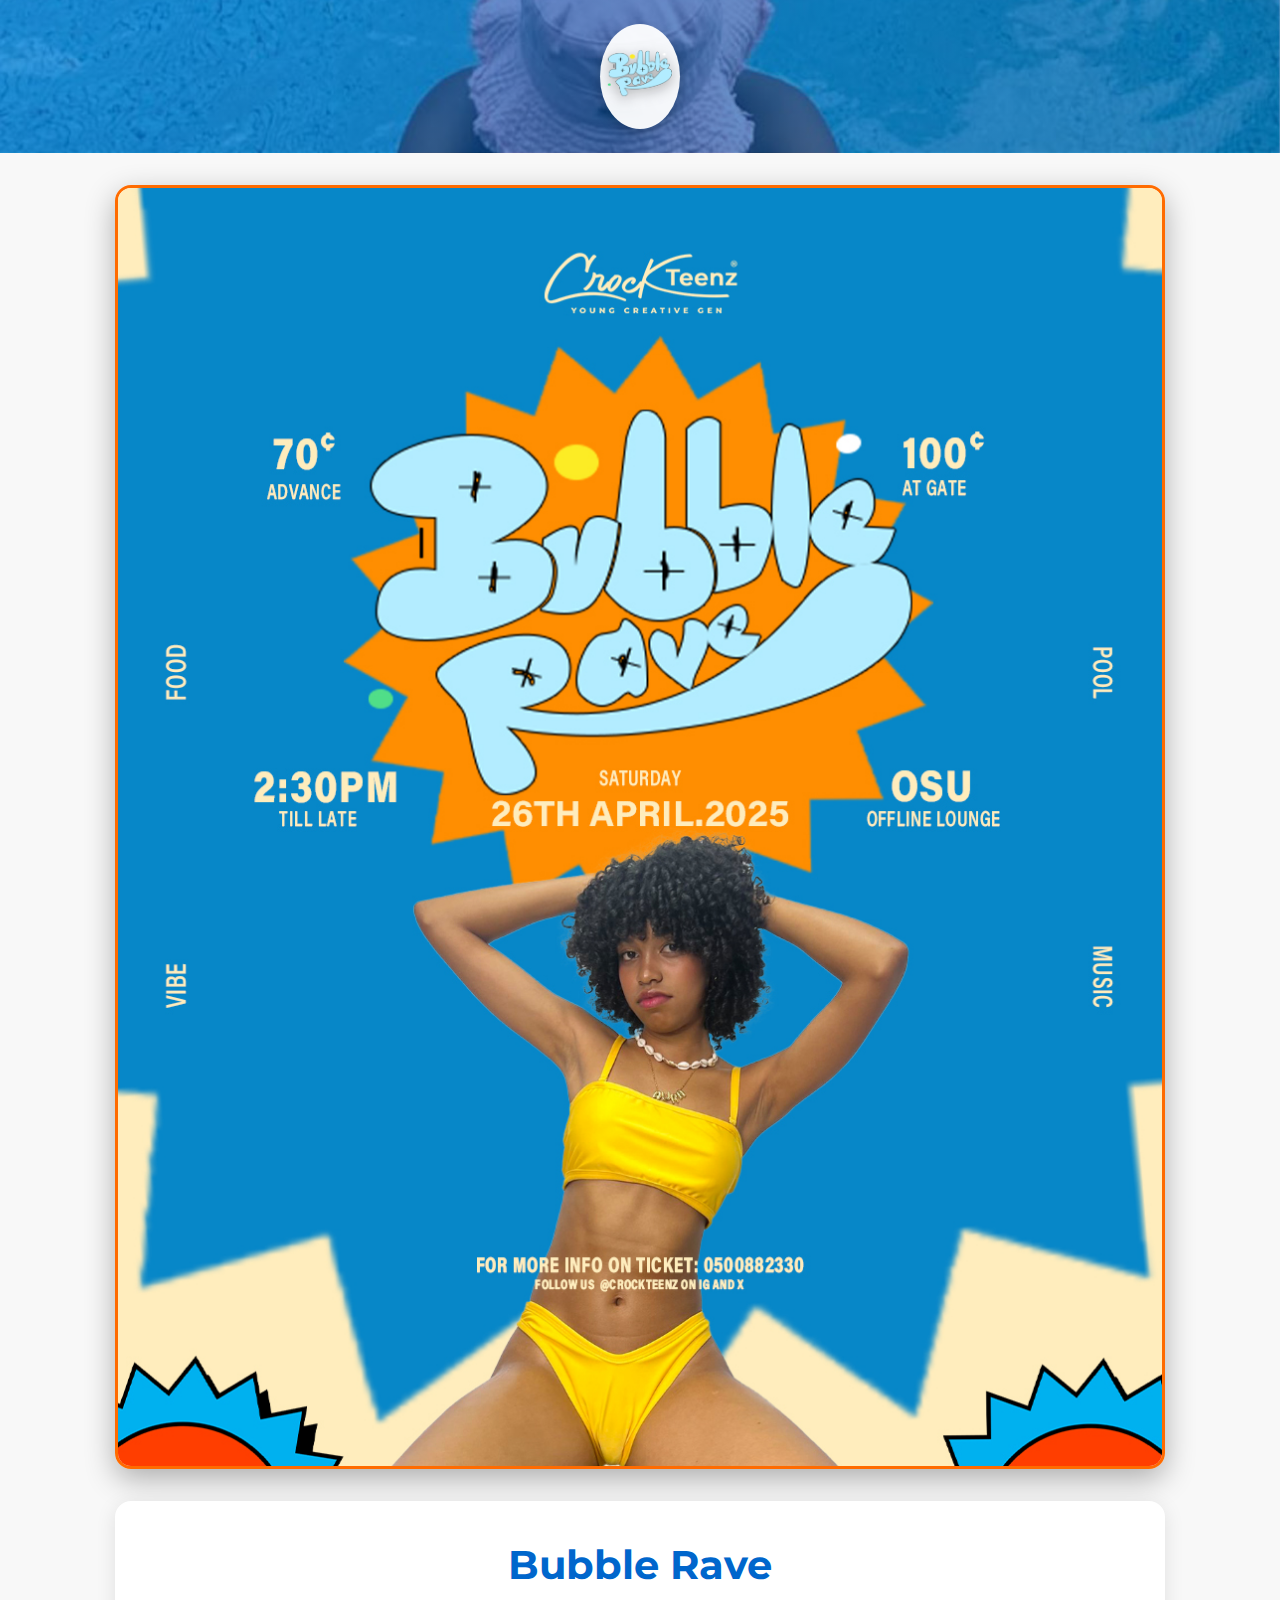
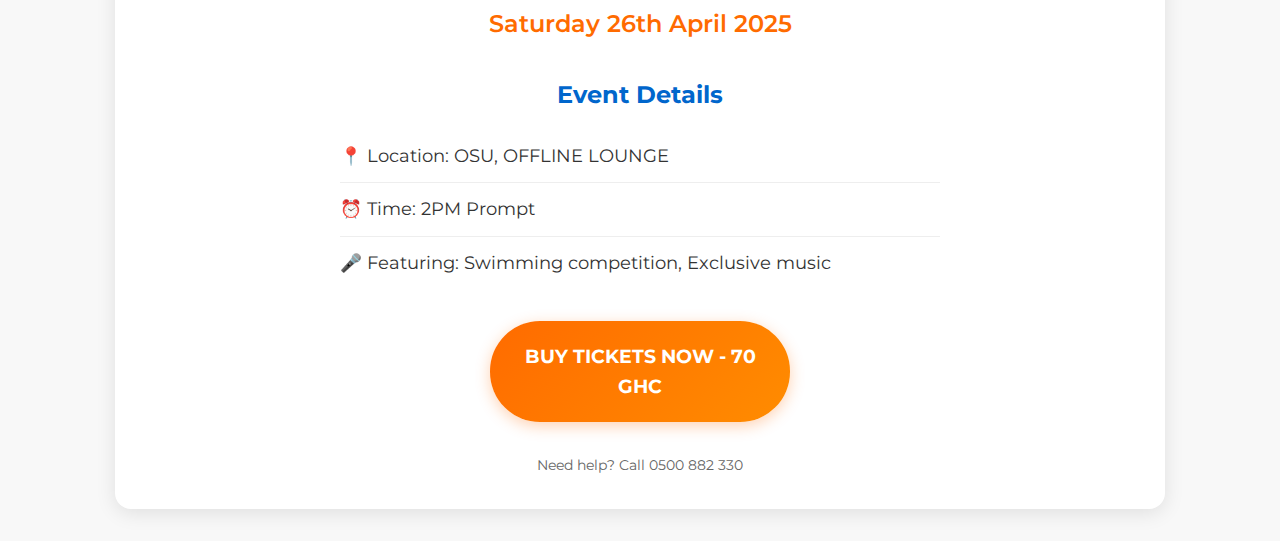
<file: index.html>
<!DOCTYPE html>
<html lang="en">
<head>
    <meta charset="UTF-8">
    <meta name="viewport" content="width=device-width, initial-scale=1.0">
    <title>Bubble Rave 2025 | Tickets</title>
    <link rel="stylesheet" href="css/styles.css">
    <link href="https://fonts.googleapis.com/css2?family=Montserrat:wght@400;700&display=swap" rel="stylesheet">
</head>
<body>
    <header class="hero-header">
        <div class="logo-container">
            <img src="images\buble rave.PNG" alt="Bubble Rave Logo" class="event-logo">
        </div>
    </header>

    <main class="event-container">
        <!-- Flyer Image Only -->
        <div class="flyer-container">
            <img src="images/bubblerave-flyer.JPG" alt="Bubble Rave 2025 Event Flyer" class="event-flyer">
        </div>
        
        <!-- Separate Content Section -->
        <div class="event-content">
            <h1 class="event-title">Bubble Rave</h1>
            <p class="event-date">Saturday 26th April 2025 </p>
            
            <div class="event-details">
                <h3>Event Details</h3>
                <ul>
                    <li>📍 Location: OSU, OFFLINE LOUNGE</li>
                    <li>⏰ Time: 2PM Prompt</li>
                    <li>🎤 Featuring: Swimming competition, Exclusive music</li>
                </ul>
            </div>
            
            <a href="tickets.html" class="cta-button">BUY TICKETS NOW - 70 GHC</a>
            
            <p class="help-text">Need help? Call 0500 882 330</p>
        </div>
    </main>
</body>
</html>
</file>
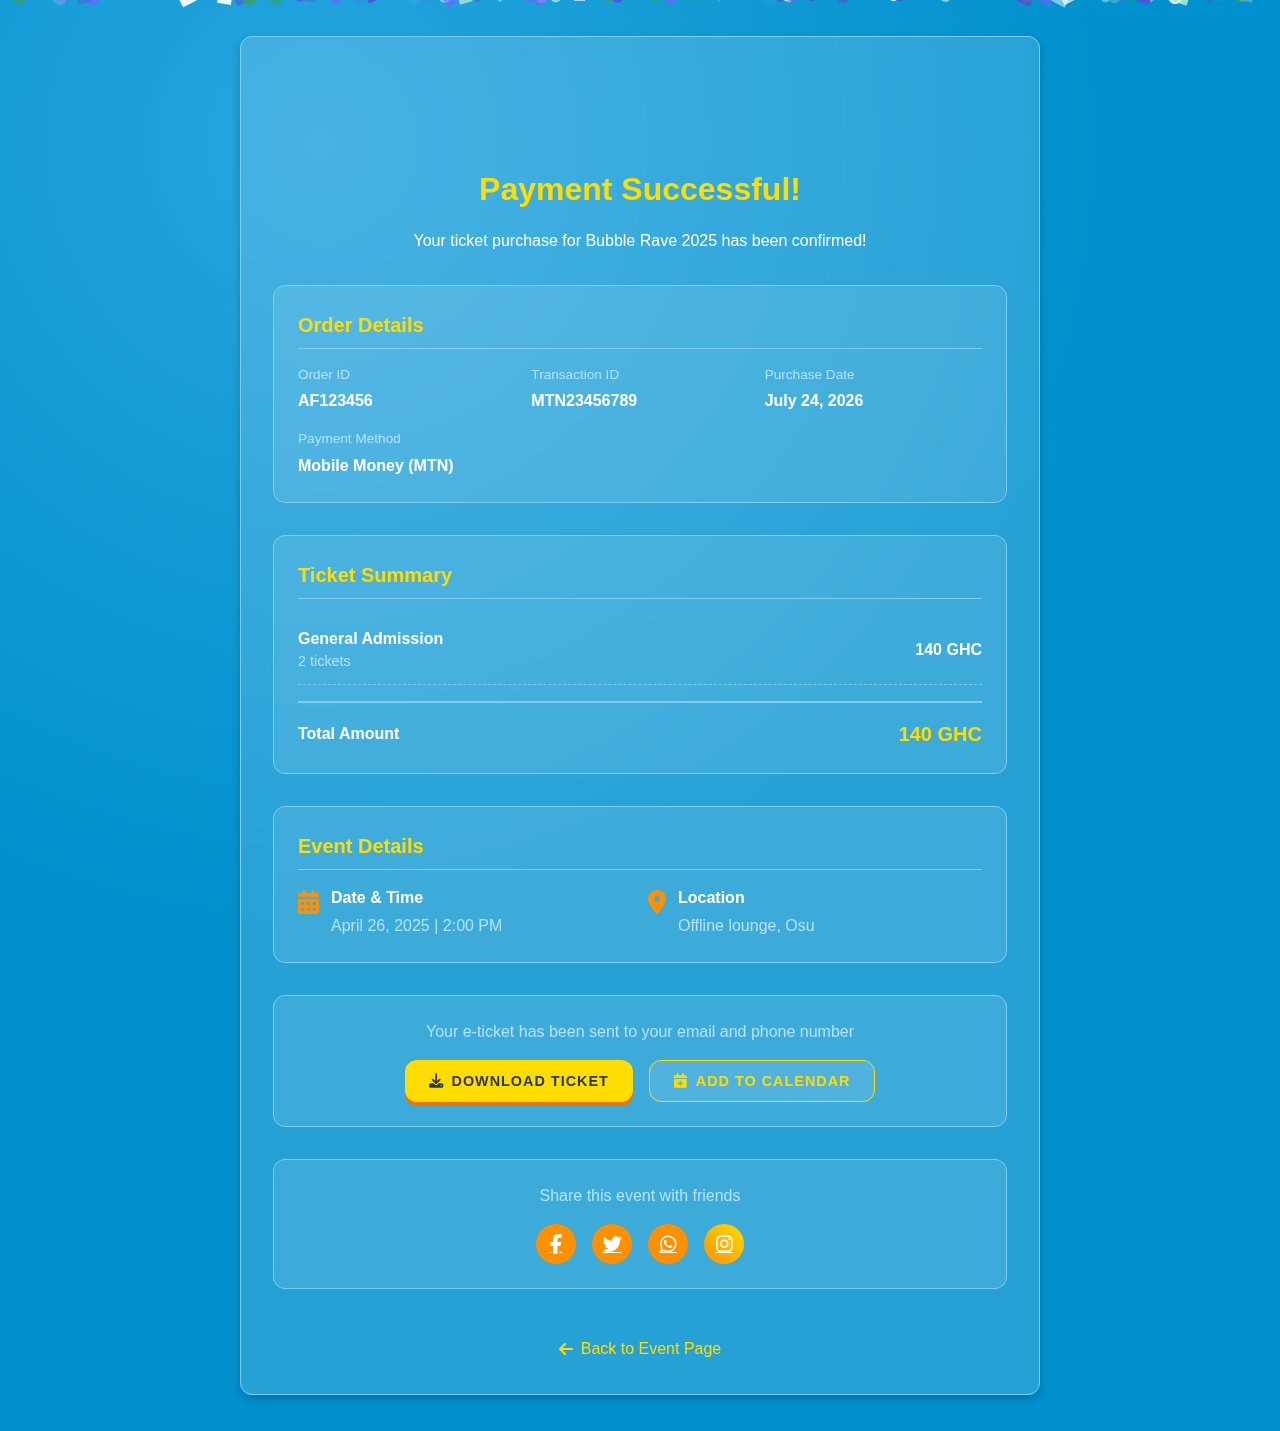
<file: confirmation.html>
<!DOCTYPE html>
<html lang="en">
<head>
    <meta charset="UTF-8">
    <meta name="viewport" content="width=device-width, initial-scale=1.0">
    <title>Purchase Confirmed | Bubble Rave 2025</title>
    <link rel="stylesheet" href="css/confirmation.css">
    <link rel="stylesheet" href="https://cdnjs.cloudflare.com/ajax/libs/font-awesome/6.4.0/css/all.min.css">
</head>
<body>
    <div class="confetti-container" id="confetti-container"></div>
    
    <div class="confirmation-container">
        <div class="success-animation">
            <svg class="checkmark" xmlns="http://www.w3.org/2000/svg" viewBox="0 0 52 52">
                <circle class="checkmark-circle" cx="26" cy="26" r="25" fill="none"/>
                <path class="checkmark-check" fill="none" d="M14.1 27.2l7.1 7.2 16.7-16.8"/>
            </svg>
        </div>
        
        <h1>Payment Successful!</h1>
        <p class="success-message">Your ticket purchase for Bubble Rave 2025 has been confirmed!</p>
        
        <div class="order-details">
            <h2>Order Details</h2>
            <div class="details-grid">
                <div class="detail-item">
                    <span class="detail-label">Order ID</span>
                    <span class="detail-value" id="order-id">AF123456</span>
                </div>
                <div class="detail-item">
                    <span class="detail-label">Transaction ID</span>
                    <span class="detail-value" id="trans-id">MTN23456789</span>
                </div>
                <div class="detail-item">
                    <span class="detail-label">Purchase Date</span>
                    <span class="detail-value" id="purchase-date">April 17, 2025</span>
                </div>
                <div class="detail-item">
                    <span class="detail-label">Payment Method</span>
                    <span class="detail-value" id="payment-method">Mobile Money (MTN)</span>
                </div>
            </div>
        </div>
        
        <div class="ticket-summary">
            <h2>Ticket Summary</h2>
            <div class="ticket-items" id="ticket-items">
                <!-- Will be populated by JavaScript -->
                <div class="ticket-item">
                    <div class="ticket-info">
                        <span class="ticket-name">General Admission</span>
                        <span class="ticket-qty">2 tickets</span>
                    </div>
                    <span class="ticket-price">140 GHC</span>
                </div>
            </div>
            <div class="total-row">
                <span>Total Amount</span>
                <span id="total-amount" class="total-amount">140 GHC</span>
            </div>
        </div>
        
        <div class="event-info">
            <h2>Event Details</h2>
            <div class="event-details">
                <div class="event-detail">
                    <i class="fas fa-calendar-alt"></i>
                    <div>
                        <strong>Date & Time</strong>
                        <p>April 26, 2025 | 2:00 PM</p>
                    </div>
                </div>
                <div class="event-detail">
                    <i class="fas fa-map-marker-alt"></i>
                    <div>
                        <strong>Location</strong>
                        <p>Offline lounge, Osu</p>
                    </div>
                </div>
            </div>
        </div>
        
        <div class="download-section">
            <p>Your e-ticket has been sent to your email and phone number</p>
            <div class="action-buttons">
                <button id="download-ticket" class="primary-btn">
                    <i class="fas fa-download"></i> Download Ticket
                </button>
                <button id="add-to-calendar" class="secondary-btn">
                    <i class="fas fa-calendar-plus"></i> Add to Calendar
                </button>
            </div>
        </div>
        
        <div class="share-section">
            <p>Share this event with friends</p>
            <div class="social-icons">
                <a href="#" class="social-icon facebook"><i class="fab fa-facebook-f"></i></a>
                <a href="#" class="social-icon twitter"><i class="fab fa-twitter"></i></a>
                <a href="#" class="social-icon whatsapp"><i class="fab fa-whatsapp"></i></a>
                <a href="#" class="social-icon instagram"><i class="fab fa-instagram"></i></a>
            </div>
        </div>
        
        <a href="index.html" class="home-link">
            <i class="fas fa-arrow-left"></i> Back to Event Page
        </a>
    </div>

    <script src="scripts/confirmation.js"></script>
</body>
</html>
</file>
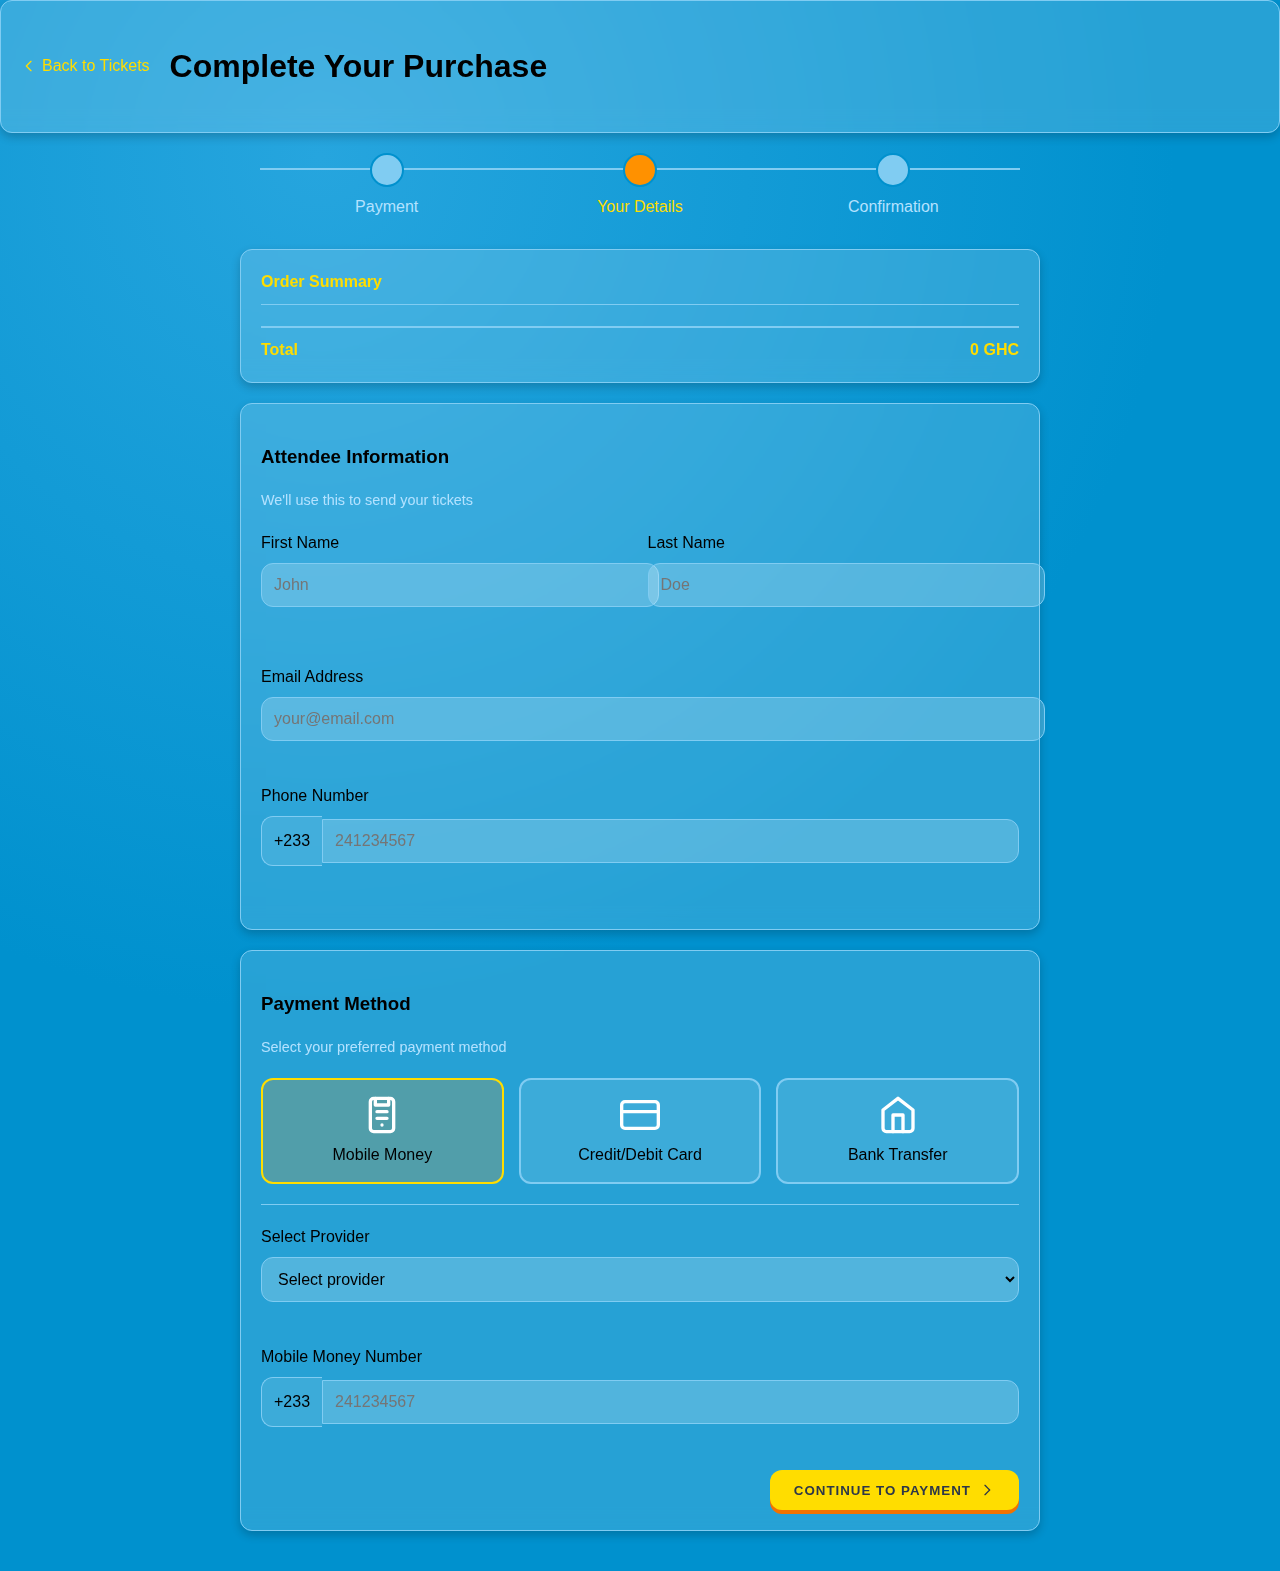
<file: details.html>
<!DOCTYPE html>
<html lang="en">
<head>
    <meta charset="UTF-8">
    <meta name="viewport" content="width=device-width, initial-scale=1.0">
    <title>Complete Purchase | Bubble Rave 2025</title>
    <link rel="stylesheet" href="css/details.css">
</head>
<body>
    <header class="ticket-header">
        <a href="tickets.html" class="back-button">
            <svg width="16" height="16" viewBox="0 0 24 24" fill="none" stroke="currentColor">
                <path stroke-linecap="round" stroke-linejoin="round" stroke-width="2" d="M15 19l-7-7 7-7"/>
            </svg>
            Back to Tickets
        </a>
        <h1>Complete Your Purchase</h1>
    </header>
    
    <main class="container">
        <!-- Progress Steps Indicator -->
        <div class="progress-container">
            <div class="payment-steps">
                
                <div class="step" data-step="2">Payment</div>
                <div class="step active" data-step="1">Your Details</div>
                <div class="step" data-step="3">Confirmation</div>
            </div>
        </div>

        <!-- Order Summary -->
        <div class="order-summary-card" id="order-summary">
            <h4>Order Summary</h4>
            <div id="order-items">
                <!-- Tickets will be dynamically inserted here -->
            </div>
            <div class="total-amount">
                <span>Total</span>
                <span id="order-total">0 GHC</span>
            </div>
        </div>
    
        <!-- Step 1: Personal Details -->
        <div class="payment-step active" id="step-1">
            <div class="ticket-card">
                <h3>Attendee Information</h3>
                <p class="required-note">We'll use this to send your tickets</p>
                
                <div class="name-fields">
                    <div class="form-group">
                        <label for="first-name">First Name</label>
                        <input type="text" id="first-name" required placeholder="John">
                        <div class="error-message" id="first-name-error"></div>
                    </div>
                    
                    <div class="form-group">
                        <label for="last-name">Last Name</label>
                        <input type="text" id="last-name" required placeholder="Doe">
                        <div class="error-message" id="last-name-error"></div>
                    </div>
                </div>
                
                <div class="form-group">
                    <label for="email">Email Address</label>
                    <input type="email" id="email" required placeholder="your@email.com">
                    <div class="error-message" id="email-error"></div>
                </div>
                
                <div class="form-group">
                    <label for="contact-phone">Phone Number</label>
                    <div class="input-with-prefix">
                        <span class="prefix">+233</span>
                        <input type="tel" id="contact-phone" placeholder="241234567" pattern="[0-9]{9}" required>
                    </div>
                    <div class="error-message" id="phone-error"></div>
                </div>
            </div>
            
            <!-- Payment Method Section -->
            <div class="ticket-card">
                <h3>Payment Method</h3>
                <p class="required-note">Select your preferred payment method</p>
                
                <div class="payment-methods">
                    <div class="payment-method">
                        <input type="radio" id="mobile-money" name="payment-method" value="mobile-money" checked>
                        <label for="mobile-money" class="payment-label">
                            <span class="payment-icon mobile-money-icon"></span>
                            <span>Mobile Money</span>
                        </label>
                    </div>
                    
                    <div class="payment-method">
                        <input type="radio" id="card-payment" name="payment-method" value="card">
                        <label for="card-payment" class="payment-label">
                            <span class="payment-icon card-icon"></span>
                            <span>Credit/Debit Card</span>
                        </label>
                    </div>
                    
                    <div class="payment-method">
                        <input type="radio" id="bank-transfer" name="payment-method" value="bank">
                        <label for="bank-transfer" class="payment-label">
                            <span class="payment-icon bank-icon"></span>
                            <span>Bank Transfer</span>
                        </label>
                    </div>
                </div>
                
                <!-- Mobile Money Details (default shown) -->
                <div class="payment-details" id="mobile-money-details">
                    <div class="form-group">
                        <label for="momo-provider">Select Provider</label>
                        <select id="momo-provider" required>
                            <option value="">Select provider</option>
                            <option value="mtn">MTN Mobile Money</option>
                            <option value="vodafone">Vodafone Cash</option>
                            <option value="airteltigo">AirtelTigo Money</option>
                        </select>
                        <div class="error-message" id="momo-provider-error"></div>
                    </div>
                    
                    <div class="form-group">
                        <label for="momo-number">Mobile Money Number</label>
                        <div class="input-with-prefix">
                            <span class="prefix">+233</span>
                            <input type="tel" id="momo-number" placeholder="241234567" pattern="[0-9]{9}" required>
                        </div>
                        <div class="error-message" id="momo-number-error"></div>
                    </div>
                </div>
                
                <!-- Credit Card Details (hidden by default) -->
                <div class="payment-details" id="card-payment-details" style="display: none;">
                    <div class="form-group">
                        <label for="card-number">Card Number</label>
                        <input type="text" id="card-number" placeholder="1234 5678 9012 3456" maxlength="19">
                        <div class="error-message" id="card-number-error"></div>
                    </div>
                    
                    <div class="card-extra-details">
                        <div class="form-group">
                            <label for="card-expiry">Expiry Date</label>
                            <input type="text" id="card-expiry" placeholder="MM/YY" maxlength="5">
                            <div class="error-message" id="card-expiry-error"></div>
                        </div>
                        
                        <div class="form-group">
                            <label for="card-cvv">CVV</label>
                            <input type="text" id="card-cvv" placeholder="123" maxlength="3">
                            <div class="error-message" id="card-cvv-error"></div>
                        </div>
                    </div>
                </div>
                
                <!-- Bank Transfer Details (hidden by default) -->
                <div class="payment-details" id="bank-transfer-details" style="display: none;">
                    <div class="form-group">
                        <label for="bank-name">Bank Name</label>
                        <select id="bank-name" required>
                            <option value="">Select bank</option>
                            <option value="ecobank">Ecobank</option>
                            <option value="gcb">GCB Bank</option>
                            <option value="absa">Absa Bank</option>
                            <option value="stanbic">Stanbic Bank</option>
                            <option value="fidelity">Fidelity Bank</option>
                        </select>
                        <div class="error-message" id="bank-name-error"></div>
                    </div>
                    
                    <div class="form-group">
                        <label for="account-number">Account Number</label>
                        <input type="text" id="account-number" placeholder="Account Number">
                        <div class="error-message" id="account-number-error"></div>
                    </div>
                </div>
                
                <div class="action-buttons">
                    <button type="button" class="btn primary-btn" id="to-step-2-from-details">
                        Continue to Payment
                        <svg width="16" height="16" viewBox="0 0 24 24" fill="none" stroke="currentColor">
                            <path stroke-linecap="round" stroke-linejoin="round" stroke-width="2" d="M9 5l7 7-7 7"/>
                        </svg>
                    </button>
                </div>
            </div>
        </div>
    </main>

    <script src="scripts/details.js" type="module"></script>
</body>
</html>
</file>
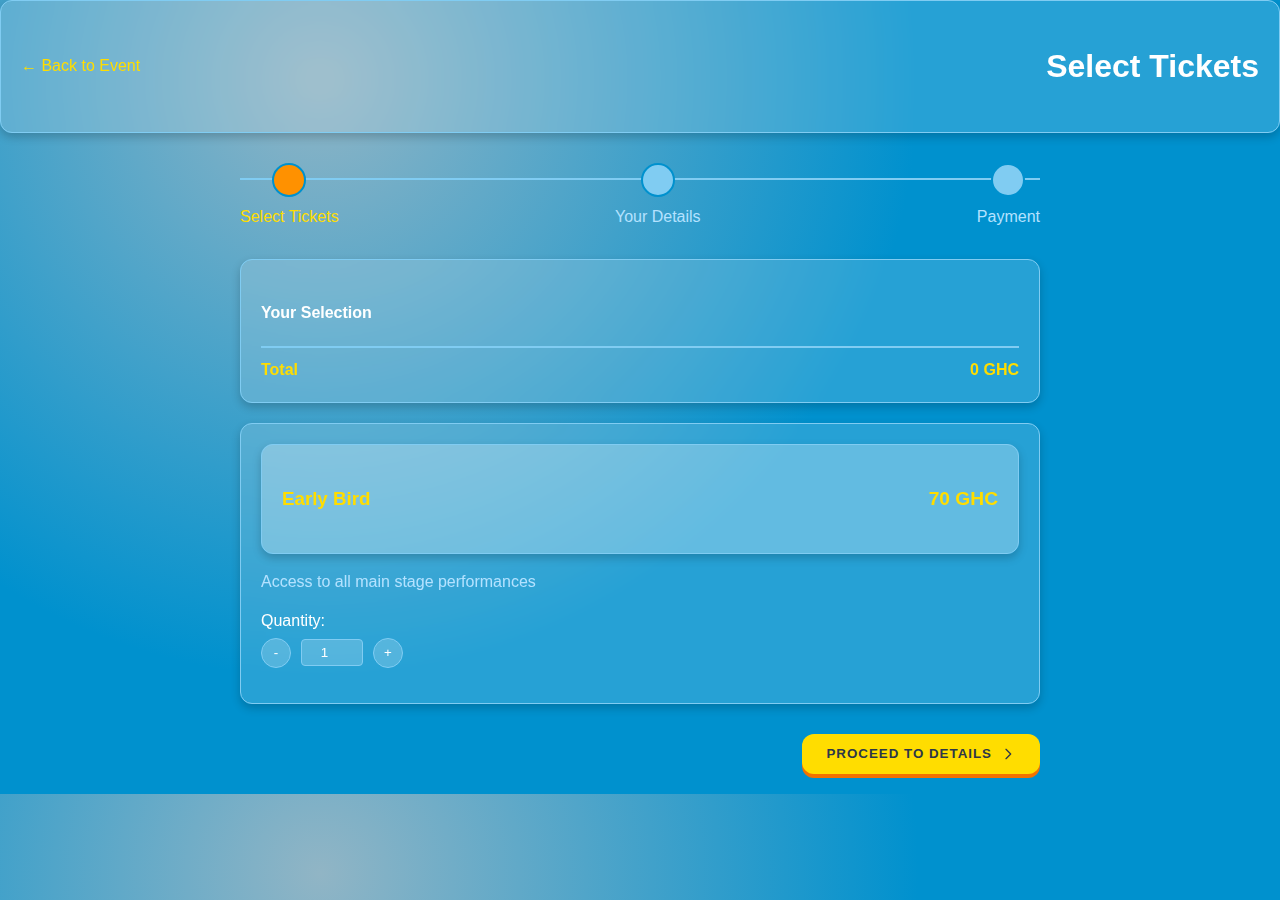
<file: tickets.html>
<!DOCTYPE html>
<html lang="en">
<head>
    <meta charset="UTF-8">
    <meta name="viewport" content="width=device-width, initial-scale=1.0">
    <title>Select Tickets | AfroFest 2024</title>
    <link rel="stylesheet" href="css/tickets.css">
</head>
<body>
    <header class="ticket-header">
        <a href="index.html" class="back-button">← Back to Event</a>
        <h1>Select Tickets</h1>
    </header>
    
    <main class="container">
        <div class="progress-container">
            <div class="payment-steps">
                <div class="step active" data-step="1">Select Tickets</div>
                <div class="step" data-step="2">Your Details</div>
                <div class="step" data-step="3">Payment</div>
            </div>
        </div>

        <div class="order-summary-card" id="order-summary">
            <h4>Your Selection</h4>
            <div id="ticket-selection-display" class="ticket-items"></div>
            <div class="total-amount">
                <span>Total</span>
                <span id="order-total">0 GHC</span>
            </div>
        </div>
    
        <div class="payment-step active" id="step-1">
            <div class="ticket-options">
                <div class="ticket-card" data-type="early-bird">
                    <div class="ticket-header">
                        <h3>Early Bird</h3>
                        <p class="price">70 GHC</p>
                    </div>
                    <p class="ticket-description">Access to all main stage performances</p>
                    
                    <div class="form-group">
                        <label for="early-bird-qty">Quantity:</label>
                        <div class="quantity-selector">
                            <button class="qty-minus">-</button>
                            <input type="number" id="early-bird-qty" min="1" max="10" value="1">
                            <button class="qty-plus">+</button>
                        </div>
                    </div>
                </div>
                

            </div>

            <div class="action-buttons">
                <button type="button" class="btn primary-btn" id="to-details">
                    Proceed to Details
                    <svg width="16" height="16" viewBox="0 0 24 24" fill="none" stroke="currentColor">
                        <path stroke-linecap="round" stroke-linejoin="round" stroke-width="2" d="M9 5l7 7-7 7"/>
                    </svg>
                </button>
            </div>
        </div>
    </main>

    <script src="scripts\ticket.js" type="module"></script>
</body>
</html>
</file>
<file: css/confirmation.css>
/* Base Styles */
:root {
    --primary: #FF9100; /* Vibrant orange from bubble burst */
    --primary-dark: #F27200; /* Darker orange */
    --primary-light: #FFB84D; /* Lighter orange */
    --text: #FFFFFF; /* White text for better contrast on blue */
    --text-light: #B4E2FF; /* Light blue text */
    --border: #80CCF2; /* Light blue borders */
    --bg-light: #26A5DE; /* Lighter blue */
    --white: #FFFFFF;
    --success: #38A169;
    --success-light: #C6F6D5;
    --shadow: 0 4px 10px rgba(0, 0, 0, 0.2);
    --radius: 12px; /* More rounded corners */
    --accent: #FFDD00; /* Yellow accent from outfit */
    --animation-duration: 0.4s;
}

@import url('https://fonts.googleapis.com/css2?family=Inter:wght@400;500;600;700&display=swap');

* {
    margin: 0;
    padding: 0;
    box-sizing: border-box;
}

body {
    font-family: 'Inter', sans-serif;
    color: var(--text);
    background-color: #0091CE;
    background-image: radial-gradient(circle at 25% 10%, var(--bg-light) 0%, #0091CE 50%);
    line-height: 1.5;
    padding: 20px;
    min-height: 100vh;
    display: flex;
    align-items: center;
    justify-content: center;
}

h1, h2, h3 {
    color: var(--accent);
    margin-bottom: 0.5em;
}

h1 {
    font-size: 2rem;
    margin-top: 0.5em;
}

h2 {
    font-size: 1.25rem;
    border-bottom: 1px solid var(--border);
    padding-bottom: 0.5rem;
    margin-bottom: 1rem;
}

/* Confetti Animation */
.confetti-container {
    position: fixed;
    top: 0;
    left: 0;
    width: 100%;
    height: 100%;
    pointer-events: none;
    z-index: 1000;
}

/* Confirmation Container */
.confirmation-container {
    background: rgba(255, 255, 255, 0.15);
    backdrop-filter: blur(10px);
    border-radius: var(--radius);
    max-width: 800px;
    width: 100%;
    padding: 2rem;
    box-shadow: var(--shadow);
    text-align: center;
    position: relative;
    z-index: 1;
    margin: 1rem auto;
    border: 1px solid var(--border);
}

/* Success Animation */
.success-animation {
    margin: 0 auto;
    width: 80px;
    height: 80px;
    position: relative;
}

.checkmark {
    width: 100%;
    height: 100%;
    border-radius: 50%;
    display: block;
    stroke-width: 2;
    stroke: var(--accent);
    stroke-miterlimit: 10;
    box-shadow: inset 0px 0px 0px var(--primary);
    animation: fill .4s ease-in-out .4s forwards, scale .3s ease-in-out .9s both;
}

.checkmark-circle {
    stroke-dasharray: 166;
    stroke-dashoffset: 166;
    stroke-width: 2;
    stroke-miterlimit: 10;
    stroke: var(--accent);
    fill: none;
    animation: stroke 0.6s cubic-bezier(0.65, 0, 0.45, 1) forwards;
}

.checkmark-check {
    transform-origin: 50% 50%;
    stroke-dasharray: 48;
    stroke-dashoffset: 48;
    animation: stroke 0.3s cubic-bezier(0.65, 0, 0.45, 1) 0.8s forwards;
}

@keyframes stroke {
    100% {
        stroke-dashoffset: 0;
    }
}

@keyframes scale {
    0%, 100% {
        transform: none;
    }
    50% {
        transform: scale3d(1.1, 1.1, 1);
    }
}

@keyframes fill {
    100% {
        box-shadow: inset 0px 0px 0px 30px rgba(255, 145, 0, 0.2);
    }
}

.success-message {
    color: var(--text);
    margin-bottom: 2rem;
}

/* Order Details */
.order-details, .ticket-summary, .event-info, .download-section, .share-section {
    margin-bottom: 2rem;
    background: rgba(255, 255, 255, 0.1);
    border-radius: var(--radius);
    padding: 1.5rem;
    text-align: left;
    border: 1px solid var(--border);
}

.details-grid {
    display: grid;
    grid-template-columns: repeat(auto-fit, minmax(200px, 1fr));
    gap: 1rem;
}

.detail-item {
    display: flex;
    flex-direction: column;
}

.detail-label {
    font-size: 0.85rem;
    color: var(--text-light);
    margin-bottom: 0.25rem;
}

.detail-value {
    font-weight: 600;
}

/* Ticket Summary */
.ticket-items {
    margin-bottom: 1rem;
}

.ticket-item {
    display: flex;
    justify-content: space-between;
    align-items: center;
    padding: 0.75rem 0;
    border-bottom: 1px dashed var(--border);
}

.ticket-info {
    display: flex;
    flex-direction: column;
}

.ticket-name {
    font-weight: 600;
}

.ticket-qty {
    font-size: 0.9rem;
    color: var(--text-light);
}

.ticket-price {
    font-weight: 600;
}

.total-row {
    display: flex;
    justify-content: space-between;
    align-items: center;
    padding-top: 1rem;
    margin-top: 1rem;
    border-top: 2px solid var(--border);
    font-weight: 700;
}

.total-amount {
    color: var(--accent);
    font-size: 1.25rem;
}

/* Event Info */
.event-details {
    display: grid;
    grid-template-columns: repeat(auto-fit, minmax(200px, 1fr));
    gap: 1rem;
}

.event-detail {
    display: flex;
    align-items: flex-start;
    gap: 0.75rem;
}

.event-detail i {
    color: var(--primary);
    font-size: 1.5rem;
    padding-top: 0.25rem;
}

.event-detail strong {
    display: block;
    margin-bottom: 0.25rem;
}

.event-detail p {
    color: var(--text-light);
}

/* Download Section */
.download-section {
    text-align: center;
    background: rgba(255, 255, 255, 0.1);
}

.download-section p {
    margin-bottom: 1rem;
    color: var(--text-light);
}

.action-buttons {
    display: flex;
    justify-content: center;
    gap: 1rem;
    flex-wrap: wrap;
}

.primary-btn, .secondary-btn {
    padding: 0.75rem 1.5rem;
    border-radius: var(--radius);
    font-weight: 600;
    font-size: 0.9rem;
    display: inline-flex;
    align-items: center;
    gap: 0.5rem;
    cursor: pointer;
    transition: all 0.3s ease;
    text-transform: uppercase;
    letter-spacing: 1px;
}

.primary-btn {
    background: var(--accent);
    color: #2D3748; /* Dark text on yellow button */
    box-shadow: 0 4px 0 var(--primary-dark);
    border: none;
}

.primary-btn:hover {
    background: var(--primary);
    transform: translateY(-2px);
    box-shadow: 0 6px 0 var(--primary-dark);
}

.primary-btn:active {
    transform: translateY(0);
    box-shadow: 0 2px 0 var(--primary-dark);
}

.secondary-btn {
    background-color: rgba(255, 255, 255, 0.1);
    color: var(--accent);
    border: 1px solid var(--accent);
}

.secondary-btn:hover {
    background-color: rgba(255, 221, 0, 0.2);
    transform: translateY(-2px);
}

/* Share Section */
.share-section {
    text-align: center;
    background: rgba(255, 255, 255, 0.1);
}

.share-section p {
    margin-bottom: 1rem;
    color: var(--text-light);
}

.social-icons {
    display: flex;
    justify-content: center;
    gap: 1rem;
}

.social-icon {
    width: 40px;
    height: 40px;
    border-radius: 50%;
    display: flex;
    align-items: center;
    justify-content: center;
    color: var(--white);
    font-size: 1.2rem;
    transition: transform 0.3s ease;
}

.social-icon:hover {
    transform: translateY(-3px);
}

.facebook {
    background-color: var(--primary);
}

.twitter {
    background-color: var(--primary);
}

.whatsapp {
    background-color: var(--primary);
}

.instagram {
    background: linear-gradient(45deg, var(--primary), var(--accent));
}

/* Home Link */
.home-link {
    display: inline-flex;
    align-items: center;
    gap: 0.5rem;
    color: var(--accent);
    text-decoration: none;
    font-weight: 500;
    margin-top: 1rem;
    transition: all 0.3s ease;
}

.home-link:hover {
    color: var(--primary);
}

/* Responsive Styles */
@media (max-width: 768px) {
    body {
        padding: 10px;
    }
    
    .confirmation-container {
        padding: 1.5rem;
    }
    
    h1 {
        font-size: 1.75rem;
    }
    
    .details-grid, .event-details {
        grid-template-columns: 1fr;
    }
    
    .action-buttons {
        flex-direction: column;
    }
    
    .primary-btn, .secondary-btn {
        width: 100%;
        justify-content: center;
    }
}
</file>
<file: css/details.css>
/* Base Styles */
:root {
    --primary: #FF9100; /* Vibrant orange from bubble burst */
    --primary-dark: #F27200; /* Darker orange */
    --text: #000000; /* White text for better contrast on blue */
    --text-light: #B4E2FF; /* Light blue text */
    --border: #80CCF2; /* Light blue borders */
    --bg-light: #26A5DE; /* Lighter blue */
    --white: #FFFFFF;
    --error: #FF6B6B; /* Bright red */
    --success: #38A169;
    --shadow: 0 4px 10px rgba(0, 0, 0, 0.2);
    --radius: 12px; /* More rounded corners */
    --accent: #FFDD00; /* Yellow accent from outfit */
}

body {
    font-family: 'Inter', sans-serif;
    color: var(--text);
    line-height: 1.5;
    margin: 0;
    padding: 0;
    background-color: #0091CE; /* Bright blue background */
    background-image: radial-gradient(circle at 25% 10%, var(--bg-light) 0%, #0091CE 50%);
}

/* Layout */
.container {
    max-width: 800px;
    margin: 0 auto;
    padding: 20px;
}

.ticket-header {
    display: flex;
    align-items: center;
    padding: 20px;
    background: rgba(255, 255, 255, 0.15);
    backdrop-filter: blur(10px);
    box-shadow: var(--shadow);
    border-radius: var(--radius);
    border: 1px solid var(--border);
}

.back-button {
    color: var(--accent);
    text-decoration: none;
    font-weight: 500;
    margin-right: 20px;
    display: flex;
    align-items: center;
    gap: 5px;
}

/* Progress Steps */
.progress-container {
    margin-bottom: 30px;
}

.payment-steps {
    display: flex;
    justify-content: space-between;
    position: relative;
    padding: 0 20px;
}

.payment-steps::before {
    content: '';
    position: absolute;
    top: 15px;
    left: 20px;
    right: 20px;
    height: 2px;
    background: var(--border);
    z-index: 1;
}

.step {
    position: relative;
    z-index: 2;
    text-align: center;
    color: var(--text-light);
    font-weight: 500;
    flex: 1;
    padding: 0 10px;
}

.step::before {
    content: '';
    display: block;
    width: 30px;
    height: 30px;
    margin: 0 auto 8px;
    border-radius: 50%;
    background: var(--border);
    border: 2px solid #0091CE;
}

.step.active {
    color: var(--accent);
}

.step.active::before {
    background: var(--primary);
    color: white;
}

/* Order Summary */
.order-summary-card {
    background: rgba(255, 255, 255, 0.15);
    backdrop-filter: blur(10px);
    border-radius: var(--radius);
    padding: 20px;
    margin-bottom: 20px;
    box-shadow: var(--shadow);
    border: 1px solid var(--border);
}

.order-summary-card h4 {
    margin-top: 0;
    color: var(--accent);
    border-bottom: 1px solid var(--border);
    padding-bottom: 10px;
}

.ticket-items {
    margin: 15px 0;
}

.ticket-item {
    display: flex;
    justify-content: space-between;
    padding: 8px 0;
    border-bottom: 1px solid var(--border);
}

.total-amount {
    display: flex;
    justify-content: space-between;
    font-weight: 600;
    padding-top: 10px;
    margin-top: 10px;
    border-top: 2px solid var(--border);
    color: var(--accent);
}

/* Form Styles */
.ticket-card {
    background: rgba(255, 255, 255, 0.15);
    backdrop-filter: blur(10px);
    border-radius: var(--radius);
    padding: 20px;
    box-shadow: var(--shadow);
    margin-bottom: 20px;
    border: 1px solid var(--border);
}

.required-note {
    color: var(--text-light);
    font-size: 0.9em;
    margin-bottom: 20px;
}

.name-fields {
    display: flex;
    gap: 15px;
    margin-bottom: 15px;
}

.form-group {
    margin-bottom: 20px;
    flex: 1;
}

.form-group label {
    display: block;
    margin-bottom: 8px;
    font-weight: 500;
}

.form-group input, .form-group select {
    width: 100%;
    padding: 12px;
    background: rgba(255, 255, 255, 0.2);
    border: 1px solid var(--border);
    border-radius: var(--radius);
    font-size: 16px;
    color: var(--text);
}

.form-group input:focus, .form-group select:focus {
    outline: none;
    border-color: var(--accent);
    box-shadow: 0 0 0 2px rgba(255, 221, 0, 0.3);
}

.input-with-prefix {
    display: flex;
    align-items: center;
}

.prefix {
    padding: 12px;
    background: rgba(255, 255, 255, 0.1);
    border: 1px solid var(--border);
    border-right: none;
    border-radius: var(--radius) 0 0 var(--radius);
    color: var(--text);
}

.input-with-prefix input {
    border-radius: 0 var(--radius) var(--radius) 0 !important;
}

.error-message {
    color: var(--error);
    font-size: 0.8em;
    margin-top: 5px;
    height: 18px;
}

/* Payment Methods */
.payment-methods {
    display: flex;
    flex-wrap: wrap;
    gap: 15px;
    margin-bottom: 20px;
}

.payment-method {
    flex: 1;
    min-width: 150px;
}

.payment-method input[type="radio"] {
    position: absolute;
    opacity: 0;
    width: 0;
    height: 0;
}

.payment-label {
    display: flex;
    flex-direction: column;
    align-items: center;
    padding: 15px;
    border: 2px solid var(--border);
    border-radius: var(--radius);
    cursor: pointer;
    transition: all 0.2s;
    background: rgba(255, 255, 255, 0.1);
}

.payment-method input[type="radio"]:checked + .payment-label {
    border-color: var(--accent);
    background-color: rgba(255, 145, 0, 0.2);
}

.payment-icon {
    width: 40px;
    height: 40px;
    margin-bottom: 8px;
    background-repeat: no-repeat;
    background-position: center;
    background-size: contain;
    filter: brightness(0) invert(1); /* Make icons white */
}

.mobile-money-icon {
    background-image: url("data:image/svg+xml,%3Csvg xmlns='http://www.w3.org/2000/svg' viewBox='0 0 24 24' fill='none' stroke='%23FFFFFF' stroke-width='2' stroke-linecap='round' stroke-linejoin='round'%3E%3Crect x='5' y='2' width='14' height='20' rx='2' ry='2'/%3E%3Cline x1='12' y1='18' x2='12' y2='18'/%3E%3Cpath d='M8 2v4h8V2M9 10h6M9 14h6'/%3E%3C/svg%3E");
}

.card-icon {
    background-image: url("data:image/svg+xml,%3Csvg xmlns='http://www.w3.org/2000/svg' viewBox='0 0 24 24' fill='none' stroke='%23FFFFFF' stroke-width='2' stroke-linecap='round' stroke-linejoin='round'%3E%3Crect x='1' y='4' width='22' height='16' rx='2' ry='2'/%3E%3Cline x1='1' y1='10' x2='23' y2='10'/%3E%3C/svg%3E");
}

.bank-icon {
    background-image: url("data:image/svg+xml,%3Csvg xmlns='http://www.w3.org/2000/svg' viewBox='0 0 24 24' fill='none' stroke='%23FFFFFF' stroke-width='2' stroke-linecap='round' stroke-linejoin='round'%3E%3Cpath d='M3 9l9-7 9 7v11a2 2 0 01-2 2H5a2 2 0 01-2-2z'/%3E%3Cpolyline points='9 22 9 12 15 12 15 22'/%3E%3C/svg%3E");
}

.payment-details {
    margin-top: 20px;
    padding-top: 20px;
    border-top: 1px solid var(--border);
}

.card-extra-details {
    display: flex;
    gap: 15px;
}

/* Buttons */
.action-buttons {
    display: flex;
    justify-content: flex-end;
    margin-top: 20px;
}

.btn {
    padding: 12px 24px;
    border-radius: var(--radius);
    border: none;
    font-weight: 600;
    cursor: pointer;
    display: inline-flex;
    align-items: center;
    gap: 8px;
    transition: all 0.3s;
    text-transform: uppercase;
    letter-spacing: 1px;
}

.primary-btn {
    background: var(--accent);
    color: #2D3748; /* Dark text on yellow button */
    box-shadow: 0 4px 0 var(--primary-dark);
}

.primary-btn:hover {
    background: var(--primary);
    transform: translateY(-2px);
    box-shadow: 0 6px 0 var(--primary-dark);
}

.primary-btn:active {
    transform: translateY(0);
    box-shadow: 0 2px 0 var(--primary-dark);
}

/* Responsive */
@media (max-width: 600px) {
    .name-fields, .card-extra-details {
        flex-direction: column;
        gap: 0;
    }
    
    .payment-steps {
        padding: 0 10px;
    }
    
    .step {
        font-size: 0.8em;
    }
    
    .step::before {
        width: 24px;
        height: 24px;
    }
    
    .payment-methods {
        flex-direction: column;
    }
}
</file>
<file: css/tickets.css>
:root {
  --primary: #FF9100; /* Vibrant orange from bubble burst */
  --primary-dark: #F27200; /* Darker orange */
  --text: #FFFFFF; /* White text for better contrast on blue */
  --text-light: #B4E2FF; /* Light blue text */
  --border: #80CCF2; /* Light blue borders */
  --bg-light: #91b5c5; /* Lighter blue */
  --white: #FFFFFF;
  --shadow: 0 4px 10px rgba(0, 0, 0, 0.2);
  --radius: 12px; /* More rounded corners */
  --accent: #FFDD00; /* Yellow accent from outfit */
}

body {
  font-family: 'Inter', sans-serif;
  color: var(--text);
  line-height: 1.5;
  margin: 0;
  padding: 0;
  background-color: #0091CE; /* Bright blue background */
  background-image: radial-gradient(circle at 25% 10%, var(--bg-light) 0%, #0091CE 50%);
}

.container {
  max-width: 800px;
  margin: 0 auto;
  padding: 20px;
}

.ticket-header {
  display: flex;
  align-items: center;
  padding: 20px;
  background: rgba(255, 255, 255, 0.15);
  backdrop-filter: blur(10px);
  box-shadow: var(--shadow);
  border-radius: var(--radius);
  border: 1px solid var(--border);
}

.back-button {
  color: var(--accent);
  text-decoration: none;
  font-weight: 500;
  margin-right: 20px;
}

.progress-container {
  margin-bottom: 30px;
}

.payment-steps {
  display: flex;
  justify-content: space-between;
  position: relative;
}

.payment-steps::before {
  content: '';
  position: absolute;
  top: 15px;
  left: 0;
  right: 0;
  height: 2px;
  background: var(--border);
  z-index: 1;
}

.step {
  position: relative;
  z-index: 2;
  text-align: center;
  color: var(--text-light);
  font-weight: 500;
}

.step::before {
  content: '';
  display: block;
  width: 30px;
  height: 30px;
  margin: 0 auto 8px;
  border-radius: 50%;
  background: var(--border);
  border: 2px solid #0091CE;
}

.step.active {
  color: var(--accent);
}

.step.active::before {
  background: var(--primary);
  color: white;
}

.order-summary-card {
  background: rgba(255, 255, 255, 0.15);
  backdrop-filter: blur(10px);
  border-radius: var(--radius);
  padding: 20px;
  margin-bottom: 20px;
  box-shadow: var(--shadow);
  border: 1px solid var(--border);
}

.ticket-items {
  margin: 15px 0;
}

.ticket-item {
  display: flex;
  justify-content: space-between;
  padding: 8px 0;
  border-bottom: 1px solid var(--border);
}

.total-amount {
  display: flex;
  justify-content: space-between;
  font-weight: 600;
  padding-top: 10px;
  margin-top: 10px;
  border-top: 2px solid var(--border);
  color: var(--accent);
}

.ticket-options {
  display: grid;
  gap: 20px;
  margin-bottom: 30px;
}

.ticket-card {
  background: rgba(255, 255, 255, 0.15);
  backdrop-filter: blur(10px);
  border-radius: var(--radius);
  padding: 20px;
  box-shadow: var(--shadow);
  border: 1px solid var(--border);
}

.ticket-header {
  display: flex;
  justify-content: space-between;
  align-items: center;
  margin-bottom: 10px;
}

.ticket-header h3 {
  margin: 0;
  color: var(--accent);
}

.price {
  font-weight: 700;
  font-size: 1.2em;
  color: var(--accent);
}

.ticket-description {
  color: var(--text-light);
  margin-bottom: 15px;
}

.form-group {
  margin-bottom: 15px;
}

.form-group label {
  display: block;
  margin-bottom: 5px;
  font-weight: 500;
}

.quantity-selector {
  display: flex;
  align-items: center;
  gap: 10px;
}

.quantity-selector button {
  width: 30px;
  height: 30px;
  border-radius: 50%;
  border: 1px solid var(--border);
  background: rgba(255, 255, 255, 0.2);
  cursor: pointer;
  display: flex;
  align-items: center;
  justify-content: center;
  color: var(--text);
}

.quantity-selector input {
  width: 50px;
  text-align: center;
  padding: 5px;
  border: 1px solid var(--border);
  border-radius: 4px;
  background: rgba(255, 255, 255, 0.2);
  color: var(--text);
}

.action-buttons {
  display: flex;
  justify-content: flex-end;
}

.btn {
  padding: 12px 24px;
  border-radius: var(--radius);
  border: none;
  font-weight: 600;
  cursor: pointer;
  display: inline-flex;
  align-items: center;
  gap: 8px;
  transition: all 0.3s;
  text-transform: uppercase;
  letter-spacing: 1px;
}

.primary-btn {
  background: var(--accent);
  color: #2D3748; /* Dark text on yellow button */
  box-shadow: 0 4px 0 var(--primary-dark);
}

.primary-btn:hover {
  background: var(--primary);
  transform: translateY(-2px);
  box-shadow: 0 6px 0 var(--primary-dark);
}

.primary-btn:active {
  transform: translateY(0);
  box-shadow: 0 2px 0 var(--primary-dark);
}

/* Responsive adjustments */
@media (max-width: 600px) {
  .ticket-options {
    grid-template-columns: 1fr;
  }
  
  .name-fields {
    flex-direction: column;
    gap: 0;
  }
}
</file>
<file: css/styles.css>
/* ===== Core Reset ===== */
* {
    margin: 0;
    padding: 0;
    box-sizing: border-box;
}

/* ===== Base Styles ===== */
body {
    font-family: 'Montserrat', 'Segoe UI', sans-serif;
    line-height: 1.6;
    color: #333;
    background: #f8f8f8;
    min-height: 100vh;
    display: flex;
    flex-direction: column;
}

/* ===== Header Styles ===== */
.hero-header {
    text-align: center;
    padding: 1.5rem 0;
    background: linear-gradient(135deg, rgba(0, 102, 204, 0.6) 0%, rgba(0, 77, 153, 0.6) 100%), url('../images/header-bg.jpg');
    background-size: cover;
    background-position: 200% center;
    position: relative;
}

.logo-container {
    max-width: 80px;
    margin: 0 auto;
    padding: 0.3rem;
    background: rgba(255,255,255,0.95);
    border-radius: 50%;
    box-shadow: 0 4px 12px rgba(0,0,0,0.2);
    position: relative;
    z-index: 2;
}

.event-logo {
    width: 100%;
    height: 100%;
    padding: 1px;
    filter: drop-shadow(0 2px 4px rgba(0,0,0,0.3));
    transform: scale(1.76);
    object-fit: cover;
    object-position: center;
}
/* ===== Main Container ===== */
.event-container {
    display: flex;
    flex-direction: column;
    gap: 2rem;
    padding: 2rem;
    max-width: 1200px;
    margin: 0 auto;
    width: 100%;
}

/* ===== Flyer Image Only ===== */
.flyer-container {
    width: 100%;
    max-width: 1050px;
    margin: 0 auto;
    border-radius: 16px;
    overflow: hidden;
    box-shadow: 0 10px 30px rgba(0,0,0,0.3);
    border: 3px solid #FF6B00;
}

.event-flyer {
    width: 100%;
    height: auto;
    display: block;
}

/* ===== Separate Content Section ===== */
.event-content {
    background: white;
    border-radius: 16px;
    padding: 2rem;
    box-shadow: 0 4px 20px rgba(0,0,0,0.1);
    max-width: 1050px;
    margin: 0 auto;
    width: 100%;
}

.event-title {
    color: #0066CC;
    font-size: 2.5rem;
    margin-bottom: 0.5rem;
    text-align: center;
}

.event-date {
    color: #FF6B00;
    font-size: 1.5rem;
    text-align: center;
    margin-bottom: 2rem;
    font-weight: 600;
}

.event-details {
    margin: 2rem 0;
}

.event-details h3 {
    color: #0066CC;
    font-size: 1.5rem;
    margin-bottom: 1rem;
    text-align: center;
}

.event-details ul {
    list-style: none;
    max-width: 600px;
    margin: 0 auto;
}

.event-details li {
    padding: 0.75rem 0;
    display: flex;
    align-items: center;
    gap: 0.75rem;
    font-size: 1.1rem;
    border-bottom: 1px solid #eee;
}

.event-details li:last-child {
    border-bottom: none;
}

/* ===== CTA Button ===== */
.cta-button {
    display: block;
    width: 100%;
    max-width: 300px;
    margin: 2rem auto;
    padding: 1.25rem;
    background: linear-gradient(135deg, #FF6B00 0%, #FF8C00 100%);
    color: white;
    text-align: center;
    border: none;
    border-radius: 50px;
    font-size: 1.2rem;
    font-weight: 700;
    cursor: pointer;
    text-decoration: none;
    transition: all 0.3s;
    box-shadow: 0 4px 15px rgba(255,107,0,0.3);
}

.cta-button:hover {
    transform: translateY(-3px);
    box-shadow: 0 6px 20px rgba(255,107,0,0.4);
}

.help-text {
    text-align: center;
    color: #666;
    margin-top: 1.5rem;
    font-size: 0.9rem;
}

/* ===== Responsive Adjustments ===== */
@media (max-width: 768px) {
    .event-container {
        padding: 1.5rem;
        gap: 1.5rem;
    }
    
    .event-title {
        font-size: 2rem;
    }
    
    .event-date {
        font-size: 1.25rem;
    }
    
    .event-details li {
        font-size: 1rem;
    }
}

@media (max-width: 480px) {
    .event-container {
        padding: 1rem;
        gap: 1rem;
    }
    
    .flyer-container {
        border-width: 2px;
        border-radius: 12px;
    }
    
    .event-content {
        padding: 1.5rem;
    }
    
    .event-title {
        font-size: 1.8rem;
    }
    
    .event-date {
        font-size: 1.1rem;
    }
    
    .cta-button {
        padding: 1rem;
        font-size: 1.1rem;
    }
}
</file>
